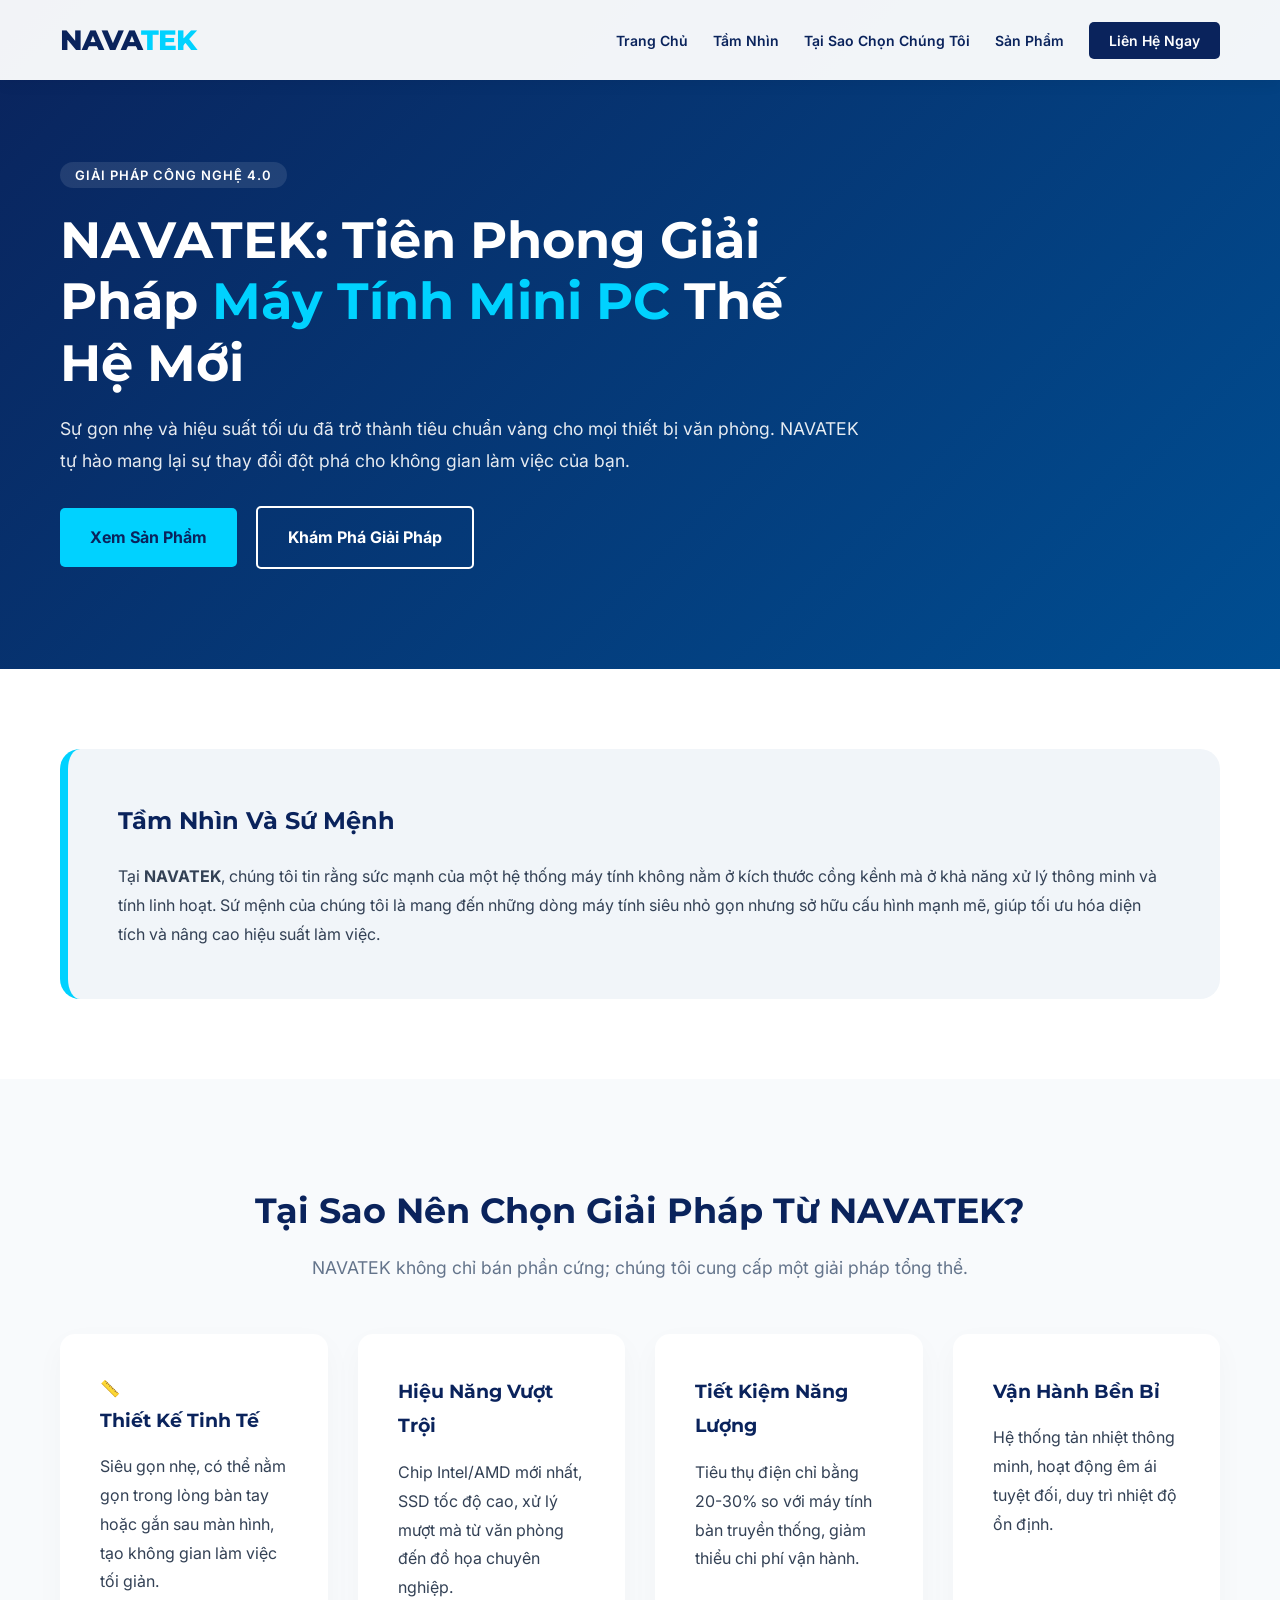
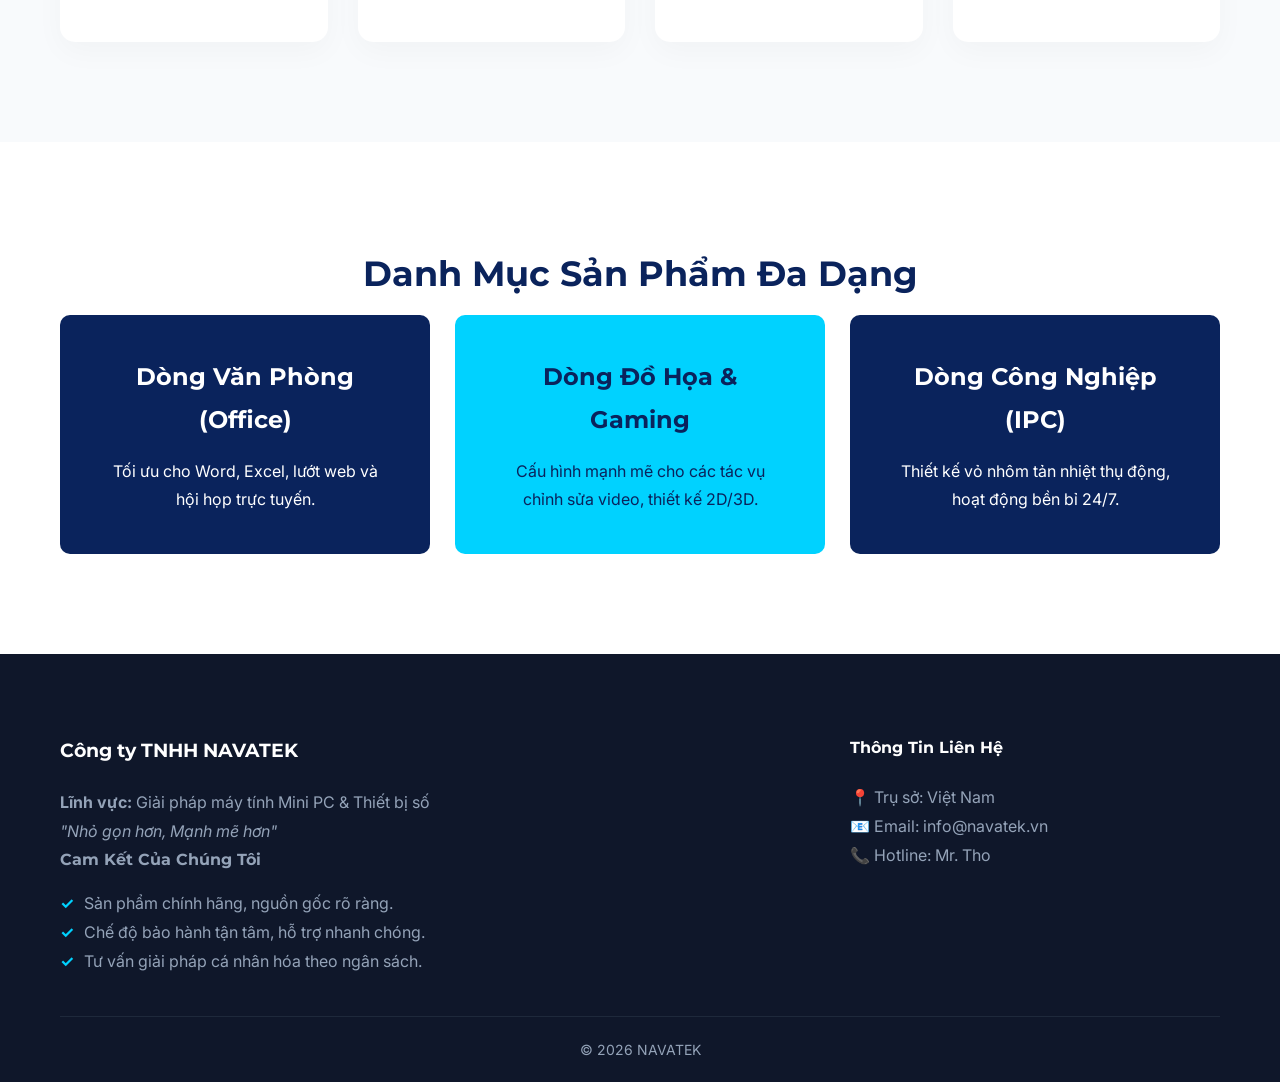
<file: index.html>
<!DOCTYPE html>
<html lang="vi">
<head>
    <meta charset="UTF-8">
    <meta name="viewport" content="width=device-width, initial-scale=1.0">
    <title>NAVATEK - Tiên Phong Giải Pháp Máy Tính Mini PC Thế Hệ Mới</title>
    <link href="https://fonts.googleapis.com/css2?family=Inter:wght@300;400;600;700&family=Montserrat:wght@700;800&display=swap" rel="stylesheet">
    <link rel="stylesheet" href="style.css">
    <link rel="icon" type="image/png" href="nava-favicon.png">
    
</head>
<body>

    <header>
        <nav class="container">
            <div class="logo">NAVA<span>TEK</span></div>
            <ul class="nav-links">
                <li><a href="#home">Trang Chủ</a></li>
                <li><a href="#about">Tầm Nhìn</a></li>
                <li><a href="#why-us">Tại Sao Chọn Chúng Tôi</a></li>
                <li><a href="#products">Sản Phẩm</a></li>
                <li><a href="#contact" class="btn-cta">Liên Hệ Ngay</a></li>
            </ul>
        </nav>
    </header>

    <section id="home" class="hero">
        <div class="container hero-content">
            <div class="hero-text">
                <span class="top-label">Giải Pháp Công Nghệ 4.0</span>
                <h1>NAVATEK: Tiên Phong Giải Pháp <span class="highlight">Máy Tính Mini PC</span> Thế Hệ Mới</h1>
                <p>Sự gọn nhẹ và hiệu suất tối ưu đã trở thành tiêu chuẩn vàng cho mọi thiết bị văn phòng. NAVATEK tự hào mang lại sự thay đổi đột phá cho không gian làm việc của bạn.</p>
                <div class="hero-btns">
                    <a href="#products" class="btn-primary">Xem Sản Phẩm</a>
                    <a href="#about" class="btn-secondary">Khám Phá Giải Pháp</a>
                </div>
            </div>
        </div>
    </section>

    <section id="about" class="about">
        <div class="container">
            <div class="card-vision">
                <h2>Tầm Nhìn Và Sứ Mệnh</h2>
                <p>Tại <strong>NAVATEK</strong>, chúng tôi tin rằng sức mạnh của một hệ thống máy tính không nằm ở kích thước cồng kềnh mà ở khả năng xử lý thông minh và tính linh hoạt. Sứ mệnh của chúng tôi là mang đến những dòng máy tính siêu nhỏ gọn nhưng sở hữu cấu hình mạnh mẽ, giúp tối ưu hóa diện tích và nâng cao hiệu suất làm việc.</p>
            </div>
        </div>
    </section>

    <section id="why-us" class="why-us bg-light">
        <div class="container">
            <h2 class="section-title">Tại Sao Nên Chọn Giải Pháp Từ NAVATEK?</h2>
            <p class="section-subtitle">NAVATEK không chỉ bán phần cứng; chúng tôi cung cấp một giải pháp tổng thể.</p>
            
            <div class="features-grid">
                <div class="feature-card">
                    <div class="icon">📏</div>
                    <h3>Thiết Kế Tinh Tế</h3>
                    <p>Siêu gọn nhẹ, có thể nằm gọn trong lòng bàn tay hoặc gắn sau màn hình, tạo không gian làm việc tối giản.</p>
                </div>
                <div class="feature-card">
                    <h3>Hiệu Năng Vượt Trội</h3>
                    <p>Chip Intel/AMD mới nhất, SSD tốc độ cao, xử lý mượt mà từ văn phòng đến đồ họa chuyên nghiệp.</p>
                </div>
                <div class="feature-card">
                    <h3>Tiết Kiệm Năng Lượng</h3>
                    <p>Tiêu thụ điện chỉ bằng 20-30% so với máy tính bàn truyền thống, giảm thiểu chi phí vận hành.</p>
                </div>
                <div class="feature-card">
                    <h3>Vận Hành Bền Bỉ</h3>
                    <p>Hệ thống tản nhiệt thông minh, hoạt động êm ái tuyệt đối, duy trì nhiệt độ ổn định.</p>
                </div>
            </div>
        </div>
    </section>

    <section id="products" class="products">
        <div class="container">
            <h2 class="section-title">Danh Mục Sản Phẩm Đa Dạng</h2>
            <div class="product-grid">
                <div class="product-card">
                    <h4>Dòng Văn Phòng (Office)</h4>
                    <p>Tối ưu cho Word, Excel, lướt web và hội họp trực tuyến.</p>
                </div>
                <div class="product-card accent">
                    <h4>Dòng Đồ Họa & Gaming</h4>
                    <p>Cấu hình mạnh mẽ cho các tác vụ chỉnh sửa video, thiết kế 2D/3D.</p>
                </div>
                <div class="product-card">
                    <h4>Dòng Công Nghiệp (IPC)</h4>
                    <p>Thiết kế vỏ nhôm tản nhiệt thụ động, hoạt động bền bỉ 24/7.</p>
                </div>
            </div>
        </div>
    </section>

    <footer id="contact">
        <div class="container footer-content">
            <div class="footer-grid">
                <div class="footer-info">
                    <h3>Công ty TNHH NAVATEK</h3>
                    <p><strong>Lĩnh vực:</strong> Giải pháp máy tính Mini PC & Thiết bị số</p>
                    <p><em>"Nhỏ gọn hơn, Mạnh mẽ hơn"</em></p>
                    <div class="commit">
                        <h4>Cam Kết Của Chúng Tôi</h4>
                        <ul>
                            <li>Sản phẩm chính hãng, nguồn gốc rõ ràng.</li>
                            <li>Chế độ bảo hành tận tâm, hỗ trợ nhanh chóng.</li>
                            <li>Tư vấn giải pháp cá nhân hóa theo ngân sách.</li>
                        </ul>
                    </div>
                </div>
                <div class="footer-contact">
                    <h4>Thông Tin Liên Hệ</h4>
                    <p>📍 Trụ sở: Việt Nam</p>
                    <p>📧 Email: info@navatek.vn</p>
                    <p>📞 Hotline: Mr. Tho</p>
                </div>
            </div>
            <div class="footer-bottom">
                &copy; 2026 NAVATEK
            </div>
        </div>
    </footer>

</body>
</html>
</file>
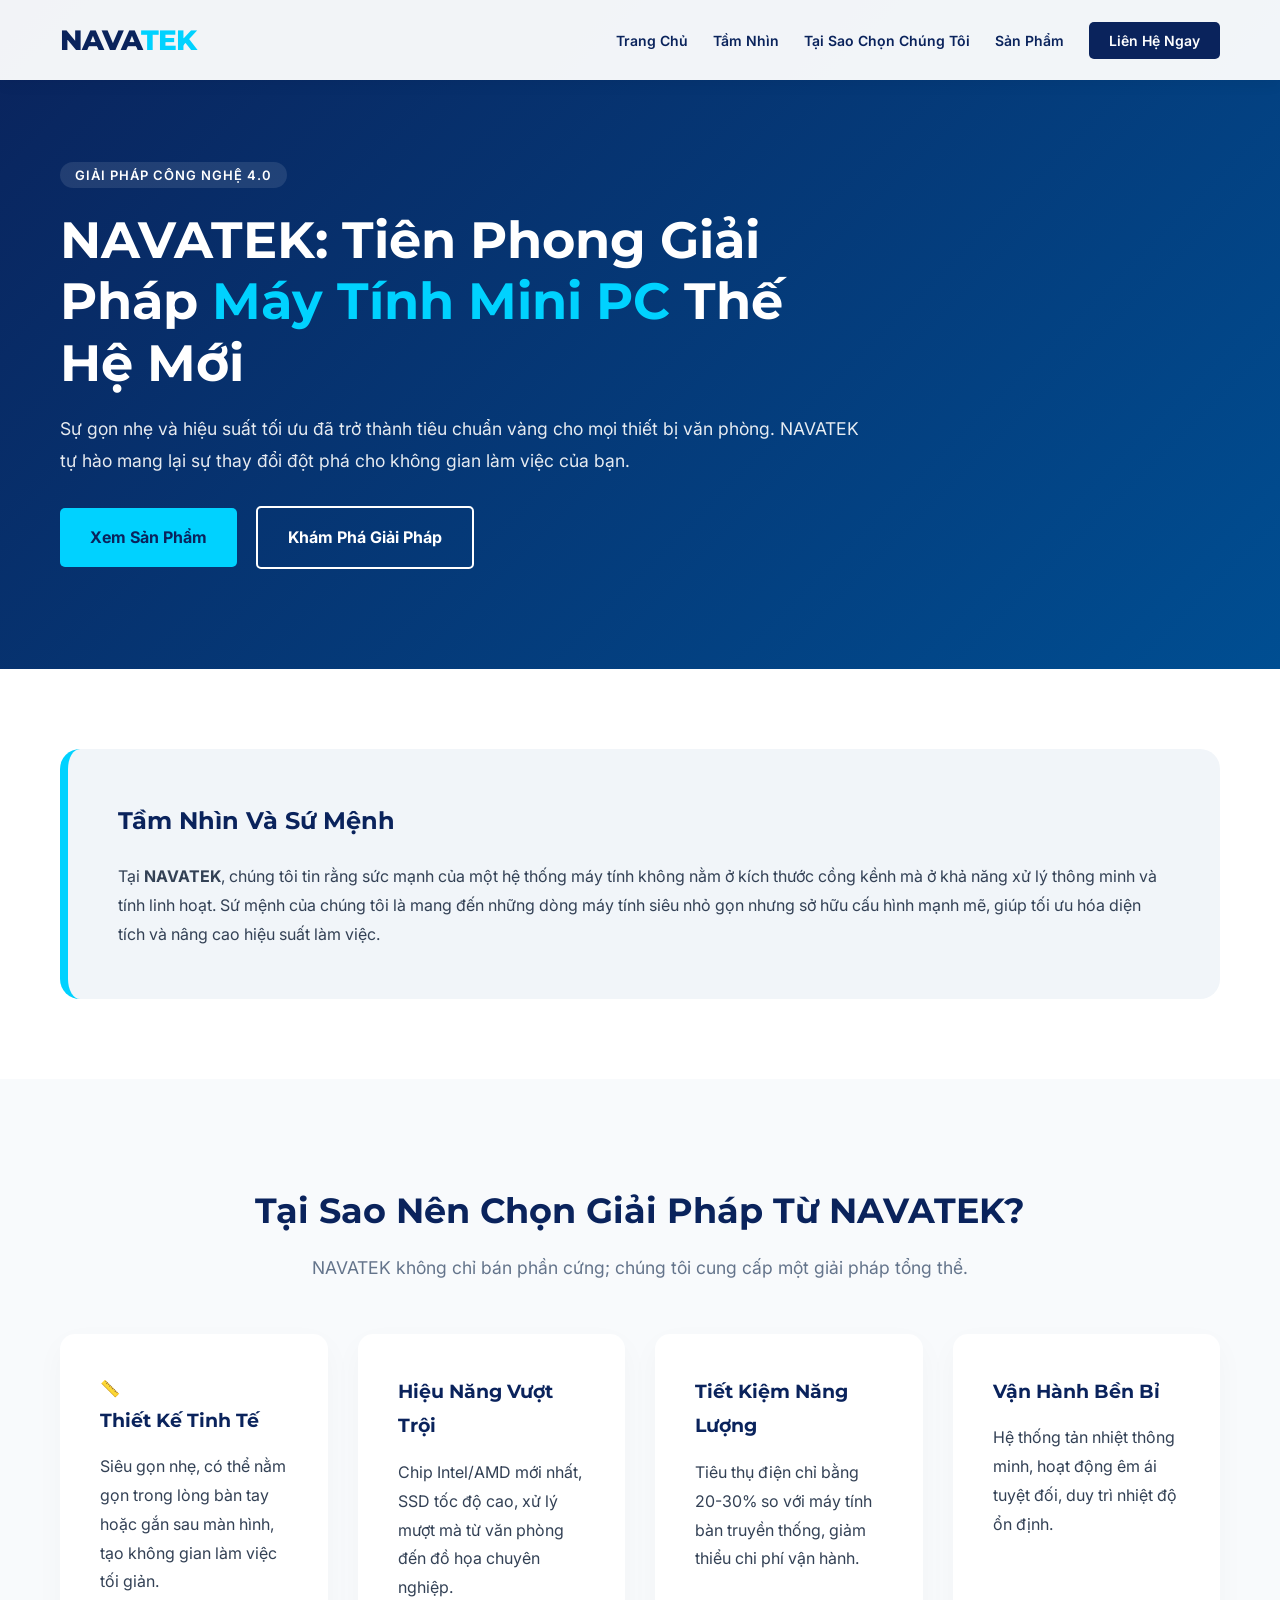
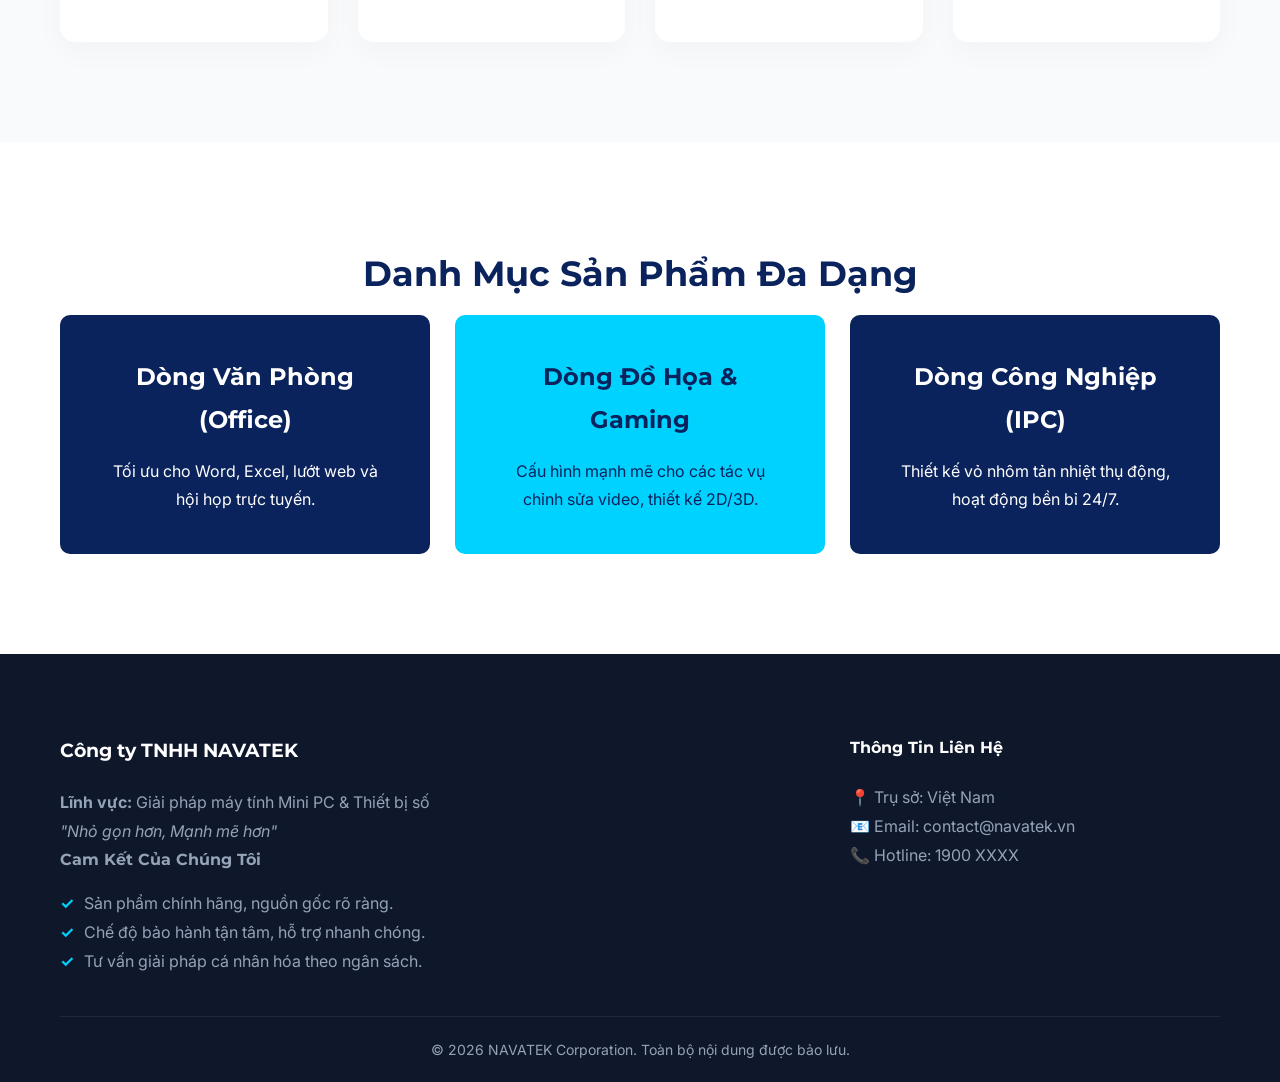
<file: navatek/index.html>
<!DOCTYPE html>
<html lang="vi">
<head>
    <meta charset="UTF-8">
    <meta name="viewport" content="width=device-width, initial-scale=1.0">
    <title>NAVATEK - Tiên Phong Giải Pháp Máy Tính Mini PC Thế Hệ Mới</title>
    <link href="https://fonts.googleapis.com/css2?family=Inter:wght@300;400;600;700&family=Montserrat:wght@700;800&display=swap" rel="stylesheet">
    <link rel="stylesheet" href="style.css">
</head>
<body>

    <header>
        <nav class="container">
            <div class="logo">NAVA<span>TEK</span></div>
            <ul class="nav-links">
                <li><a href="#home">Trang Chủ</a></li>
                <li><a href="#about">Tầm Nhìn</a></li>
                <li><a href="#why-us">Tại Sao Chọn Chúng Tôi</a></li>
                <li><a href="#products">Sản Phẩm</a></li>
                <li><a href="#contact" class="btn-cta">Liên Hệ Ngay</a></li>
            </ul>
        </nav>
    </header>

    <section id="home" class="hero">
        <div class="container hero-content">
            <div class="hero-text">
                <span class="top-label">Giải Pháp Công Nghệ 4.0</span>
                <h1>NAVATEK: Tiên Phong Giải Pháp <span class="highlight">Máy Tính Mini PC</span> Thế Hệ Mới</h1>
                <p>Sự gọn nhẹ và hiệu suất tối ưu đã trở thành tiêu chuẩn vàng cho mọi thiết bị văn phòng. NAVATEK tự hào mang lại sự thay đổi đột phá cho không gian làm việc của bạn.</p>
                <div class="hero-btns">
                    <a href="#products" class="btn-primary">Xem Sản Phẩm</a>
                    <a href="#about" class="btn-secondary">Khám Phá Giải Pháp</a>
                </div>
            </div>
        </div>
    </section>

    <section id="about" class="about">
        <div class="container">
            <div class="card-vision">
                <h2>Tầm Nhìn Và Sứ Mệnh</h2>
                <p>Tại <strong>NAVATEK</strong>, chúng tôi tin rằng sức mạnh của một hệ thống máy tính không nằm ở kích thước cồng kềnh mà ở khả năng xử lý thông minh và tính linh hoạt. Sứ mệnh của chúng tôi là mang đến những dòng máy tính siêu nhỏ gọn nhưng sở hữu cấu hình mạnh mẽ, giúp tối ưu hóa diện tích và nâng cao hiệu suất làm việc.</p>
            </div>
        </div>
    </section>

    <section id="why-us" class="why-us bg-light">
        <div class="container">
            <h2 class="section-title">Tại Sao Nên Chọn Giải Pháp Từ NAVATEK?</h2>
            <p class="section-subtitle">NAVATEK không chỉ bán phần cứng; chúng tôi cung cấp một giải pháp tổng thể.</p>
            
            <div class="features-grid">
                <div class="feature-card">
                    <div class="icon">📏</div>
                    <h3>Thiết Kế Tinh Tế</h3>
                    <p>Siêu gọn nhẹ, có thể nằm gọn trong lòng bàn tay hoặc gắn sau màn hình, tạo không gian làm việc tối giản.</p>
                </div>
                <div class="feature-card">
                    <h3>Hiệu Năng Vượt Trội</h3>
                    <p>Chip Intel/AMD mới nhất, SSD tốc độ cao, xử lý mượt mà từ văn phòng đến đồ họa chuyên nghiệp.</p>
                </div>
                <div class="feature-card">
                    <h3>Tiết Kiệm Năng Lượng</h3>
                    <p>Tiêu thụ điện chỉ bằng 20-30% so với máy tính bàn truyền thống, giảm thiểu chi phí vận hành.</p>
                </div>
                <div class="feature-card">
                    <h3>Vận Hành Bền Bỉ</h3>
                    <p>Hệ thống tản nhiệt thông minh, hoạt động êm ái tuyệt đối, duy trì nhiệt độ ổn định.</p>
                </div>
            </div>
        </div>
    </section>

    <section id="products" class="products">
        <div class="container">
            <h2 class="section-title">Danh Mục Sản Phẩm Đa Dạng</h2>
            <div class="product-grid">
                <div class="product-card">
                    <h4>Dòng Văn Phòng (Office)</h4>
                    <p>Tối ưu cho Word, Excel, lướt web và hội họp trực tuyến.</p>
                </div>
                <div class="product-card accent">
                    <h4>Dòng Đồ Họa & Gaming</h4>
                    <p>Cấu hình mạnh mẽ cho các tác vụ chỉnh sửa video, thiết kế 2D/3D.</p>
                </div>
                <div class="product-card">
                    <h4>Dòng Công Nghiệp (IPC)</h4>
                    <p>Thiết kế vỏ nhôm tản nhiệt thụ động, hoạt động bền bỉ 24/7.</p>
                </div>
            </div>
        </div>
    </section>

    <footer id="contact">
        <div class="container footer-content">
            <div class="footer-grid">
                <div class="footer-info">
                    <h3>Công ty TNHH NAVATEK</h3>
                    <p><strong>Lĩnh vực:</strong> Giải pháp máy tính Mini PC & Thiết bị số</p>
                    <p><em>"Nhỏ gọn hơn, Mạnh mẽ hơn"</em></p>
                    <div class="commit">
                        <h4>Cam Kết Của Chúng Tôi</h4>
                        <ul>
                            <li>Sản phẩm chính hãng, nguồn gốc rõ ràng.</li>
                            <li>Chế độ bảo hành tận tâm, hỗ trợ nhanh chóng.</li>
                            <li>Tư vấn giải pháp cá nhân hóa theo ngân sách.</li>
                        </ul>
                    </div>
                </div>
                <div class="footer-contact">
                    <h4>Thông Tin Liên Hệ</h4>
                    <p>📍 Trụ sở: Việt Nam</p>
                    <p>📧 Email: contact@navatek.vn</p>
                    <p>📞 Hotline: 1900 XXXX</p>
                </div>
            </div>
            <div class="footer-bottom">
                &copy; 2026 NAVATEK Corporation. Toàn bộ nội dung được bảo lưu.
            </div>
        </div>
    </footer>

</body>
</html>
</file>
<file: style.css>
/* Khai báo biến màu và font */
:root {
    --primary: #0a235c;
    --accent: #00d2ff;
    --text-color: #334155;
    --bg-light: #f8fafc;
    --white: #ffffff;
}

* {
    margin: 0;
    padding: 0;
    box-sizing: border-box;
}

body {
    font-family: 'Inter', sans-serif;
    color: var(--text-color);
    line-height: 1.8;
    background-color: var(--white);
    overflow-x: hidden;
}

h1, h2, h3, h4, .logo {
    font-family: 'Montserrat', sans-serif;
}

.container {
    max-width: 1200px;
    margin: 0 auto;
    padding: 0 20px;
}

/* Header */
header {
    background: rgba(255, 255, 255, 0.95);
    padding: 15px 0;
    position: fixed;
    width: 100%;
    top: 0;
    z-index: 1000;
    box-shadow: 0 4px 15px rgba(0,0,0,0.05);
}

nav {
    display: flex;
    justify-content: space-between;
    align-items: center;
}

.logo {
    font-size: 28px;
    font-weight: 800;
    color: var(--primary);
    letter-spacing: -1px;
}

.logo span { color: var(--accent); }

.nav-links {
    list-style: none;
    display: flex;
    align-items: center;
}

.nav-links li { margin-left: 25px; }

.nav-links a {
    text-decoration: none;
    color: var(--primary);
    font-weight: 600;
    font-size: 14px;
    transition: 0.3s;
}

.btn-cta {
    background: var(--primary);
    color: white !important;
    padding: 10px 20px;
    border-radius: 5px;
}

/* Hero Section */
.hero {
    padding: 160px 0 100px;
    background: linear-gradient(135deg, #0a235c 0%, #004e92 100%);
    color: white;
    position: relative;
}

.hero-text { max-width: 800px; }

.top-label {
    background: rgba(255,255,255,0.1);
    padding: 5px 15px;
    border-radius: 20px;
    font-size: 13px;
    font-weight: 600;
    text-transform: uppercase;
    letter-spacing: 1px;
}

.hero h1 {
    font-size: 3.2rem;
    margin: 20px 0;
    line-height: 1.2;
}

.highlight { color: var(--accent); }

.hero p {
    font-size: 1.1rem;
    margin-bottom: 30px;
    opacity: 0.9;
}

.btn-primary, .btn-secondary {
    display: inline-block;
    padding: 15px 30px;
    border-radius: 5px;
    text-decoration: none;
    font-weight: 700;
    margin-right: 15px;
    transition: 0.3s;
}

.btn-primary { background: var(--accent); color: var(--primary); }
.btn-secondary { border: 2px solid white; color: white; }

/* Section Titles */
.section-title {
    text-align: center;
    font-size: 2.2rem;
    color: var(--primary);
    margin-bottom: 10px;
}

.section-subtitle {
    text-align: center;
    margin-bottom: 50px;
    font-size: 1.1rem;
    color: #64748b;
}

/* About Card */
.about { padding: 80px 0; }
.card-vision {
    background: #f1f5f9;
    padding: 50px;
    border-radius: 20px;
    border-left: 8px solid var(--accent);
}

.card-vision h2 { margin-bottom: 20px; color: var(--primary); }

/* Features Grid */
.bg-light { background: var(--bg-light); }
.why-us { padding: 100px 0; }

.features-grid {
    display: grid;
    grid-template-columns: repeat(auto-fit, minmax(260px, 1fr));
    gap: 30px;
}

.feature-card {
    background: var(--white);
    padding: 40px;
    border-radius: 15px;
    box-shadow: 0 10px 30px rgba(0,0,0,0.03);
    transition: 0.3s;
}

.feature-card:hover { transform: translateY(-10px); }

.feature-card h3 {
    margin-bottom: 15px;
    font-size: 1.2rem;
    color: var(--primary);
}

/* Product Cards */
.products { padding: 100px 0; }
.product-grid {
    display: grid;
    grid-template-columns: repeat(auto-fit, minmax(300px, 1fr));
    gap: 25px;
}

.product-card {
    padding: 40px;
    background: var(--primary);
    color: white;
    border-radius: 10px;
    text-align: center;
}

.product-card.accent { background: var(--accent); color: var(--primary); }

.product-card h4 { font-size: 1.5rem; margin-bottom: 15px; }

/* Footer */
footer {
    background: #0f172a;
    color: #94a3b8;
    padding: 80px 0 20px;
}

.footer-grid {
    display: grid;
    grid-template-columns: 2fr 1fr;
    gap: 50px;
    margin-bottom: 40px;
}

.footer-info h3, .footer-contact h4 {
    color: white;
    margin-bottom: 20px;
}

.commit ul {
    list-style: none;
    margin-top: 15px;
}

.commit li::before {
    content: "✓";
    color: var(--accent);
    margin-right: 10px;
    font-weight: bold;
}

.footer-bottom {
    border-top: 1px solid #1e293b;
    padding-top: 20px;
    text-align: center;
    font-size: 14px;
}

/* Responsive */
@media (max-width: 768px) {
    .hero h1 { font-size: 2.2rem; }
    .nav-links { display: none; }
    .footer-grid { grid-template-columns: 1fr; }
}
</file>
<file: navatek/style.css>
/* Khai báo biến màu và font */
:root {
    --primary: #0a235c;
    --accent: #00d2ff;
    --text-color: #334155;
    --bg-light: #f8fafc;
    --white: #ffffff;
}

* {
    margin: 0;
    padding: 0;
    box-sizing: border-box;
}

body {
    font-family: 'Inter', sans-serif;
    color: var(--text-color);
    line-height: 1.8;
    background-color: var(--white);
    overflow-x: hidden;
}

h1, h2, h3, h4, .logo {
    font-family: 'Montserrat', sans-serif;
}

.container {
    max-width: 1200px;
    margin: 0 auto;
    padding: 0 20px;
}

/* Header */
header {
    background: rgba(255, 255, 255, 0.95);
    padding: 15px 0;
    position: fixed;
    width: 100%;
    top: 0;
    z-index: 1000;
    box-shadow: 0 4px 15px rgba(0,0,0,0.05);
}

nav {
    display: flex;
    justify-content: space-between;
    align-items: center;
}

.logo {
    font-size: 28px;
    font-weight: 800;
    color: var(--primary);
    letter-spacing: -1px;
}

.logo span { color: var(--accent); }

.nav-links {
    list-style: none;
    display: flex;
    align-items: center;
}

.nav-links li { margin-left: 25px; }

.nav-links a {
    text-decoration: none;
    color: var(--primary);
    font-weight: 600;
    font-size: 14px;
    transition: 0.3s;
}

.btn-cta {
    background: var(--primary);
    color: white !important;
    padding: 10px 20px;
    border-radius: 5px;
}

/* Hero Section */
.hero {
    padding: 160px 0 100px;
    background: linear-gradient(135deg, #0a235c 0%, #004e92 100%);
    color: white;
    position: relative;
}

.hero-text { max-width: 800px; }

.top-label {
    background: rgba(255,255,255,0.1);
    padding: 5px 15px;
    border-radius: 20px;
    font-size: 13px;
    font-weight: 600;
    text-transform: uppercase;
    letter-spacing: 1px;
}

.hero h1 {
    font-size: 3.2rem;
    margin: 20px 0;
    line-height: 1.2;
}

.highlight { color: var(--accent); }

.hero p {
    font-size: 1.1rem;
    margin-bottom: 30px;
    opacity: 0.9;
}

.btn-primary, .btn-secondary {
    display: inline-block;
    padding: 15px 30px;
    border-radius: 5px;
    text-decoration: none;
    font-weight: 700;
    margin-right: 15px;
    transition: 0.3s;
}

.btn-primary { background: var(--accent); color: var(--primary); }
.btn-secondary { border: 2px solid white; color: white; }

/* Section Titles */
.section-title {
    text-align: center;
    font-size: 2.2rem;
    color: var(--primary);
    margin-bottom: 10px;
}

.section-subtitle {
    text-align: center;
    margin-bottom: 50px;
    font-size: 1.1rem;
    color: #64748b;
}

/* About Card */
.about { padding: 80px 0; }
.card-vision {
    background: #f1f5f9;
    padding: 50px;
    border-radius: 20px;
    border-left: 8px solid var(--accent);
}

.card-vision h2 { margin-bottom: 20px; color: var(--primary); }

/* Features Grid */
.bg-light { background: var(--bg-light); }
.why-us { padding: 100px 0; }

.features-grid {
    display: grid;
    grid-template-columns: repeat(auto-fit, minmax(260px, 1fr));
    gap: 30px;
}

.feature-card {
    background: var(--white);
    padding: 40px;
    border-radius: 15px;
    box-shadow: 0 10px 30px rgba(0,0,0,0.03);
    transition: 0.3s;
}

.feature-card:hover { transform: translateY(-10px); }

.feature-card h3 {
    margin-bottom: 15px;
    font-size: 1.2rem;
    color: var(--primary);
}

/* Product Cards */
.products { padding: 100px 0; }
.product-grid {
    display: grid;
    grid-template-columns: repeat(auto-fit, minmax(300px, 1fr));
    gap: 25px;
}

.product-card {
    padding: 40px;
    background: var(--primary);
    color: white;
    border-radius: 10px;
    text-align: center;
}

.product-card.accent { background: var(--accent); color: var(--primary); }

.product-card h4 { font-size: 1.5rem; margin-bottom: 15px; }

/* Footer */
footer {
    background: #0f172a;
    color: #94a3b8;
    padding: 80px 0 20px;
}

.footer-grid {
    display: grid;
    grid-template-columns: 2fr 1fr;
    gap: 50px;
    margin-bottom: 40px;
}

.footer-info h3, .footer-contact h4 {
    color: white;
    margin-bottom: 20px;
}

.commit ul {
    list-style: none;
    margin-top: 15px;
}

.commit li::before {
    content: "✓";
    color: var(--accent);
    margin-right: 10px;
    font-weight: bold;
}

.footer-bottom {
    border-top: 1px solid #1e293b;
    padding-top: 20px;
    text-align: center;
    font-size: 14px;
}

/* Responsive */
@media (max-width: 768px) {
    .hero h1 { font-size: 2.2rem; }
    .nav-links { display: none; }
    .footer-grid { grid-template-columns: 1fr; }
}
</file>
